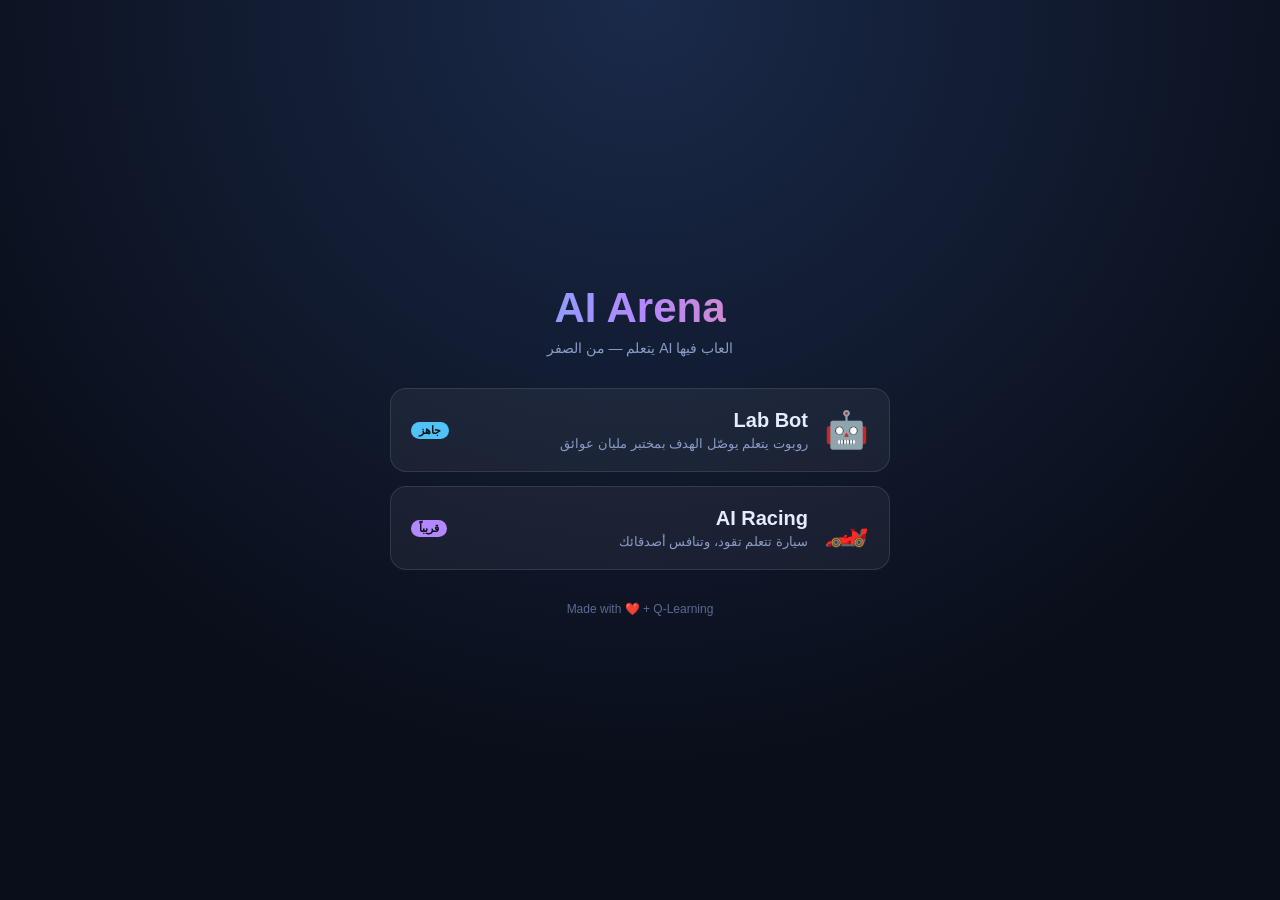
<file: index.html>
<!DOCTYPE html>
<html lang="ar" dir="rtl">
<head>
<meta charset="UTF-8">
<meta name="viewport" content="width=device-width, initial-scale=1.0">
<title>AI Arena — حلبة الذكاء</title>
<style>
  * { box-sizing: border-box; margin: 0; padding: 0; }
  body {
    font-family: 'Segoe UI', Tahoma, sans-serif;
    background: radial-gradient(circle at 50% 0%, #1a2a4a, #0a0e1a 70%);
    color: #e6ecff;
    min-height: 100vh;
    display: flex;
    align-items: center;
    justify-content: center;
    padding: 20px;
  }
  .container {
    max-width: 500px;
    width: 100%;
    text-align: center;
  }
  h1 {
    font-size: 42px;
    background: linear-gradient(90deg, #4fc3f7, #b388ff, #ff8a80);
    -webkit-background-clip: text;
    -webkit-text-fill-color: transparent;
    background-clip: text;
    margin-bottom: 8px;
  }
  .subtitle {
    color: #8a9bc7;
    margin-bottom: 32px;
    font-size: 14px;
  }
  .games {
    display: flex;
    flex-direction: column;
    gap: 14px;
  }
  .game-card {
    background: rgba(255,255,255,0.05);
    border: 1px solid rgba(255,255,255,0.1);
    border-radius: 16px;
    padding: 20px;
    text-decoration: none;
    color: #e6ecff;
    display: flex;
    align-items: center;
    gap: 16px;
    transition: transform 0.15s, background 0.2s;
  }
  .game-card:hover {
    background: rgba(255,255,255,0.1);
    transform: translateY(-2px);
  }
  .game-card:active { transform: scale(0.98); }
  .icon {
    font-size: 36px;
    flex-shrink: 0;
  }
  .info { text-align: right; flex: 1; }
  .game-card h2 {
    font-size: 20px;
    margin-bottom: 4px;
  }
  .game-card p {
    font-size: 13px;
    color: #8a9bc7;
  }
  .badge {
    font-size: 11px;
    background: #4fc3f7;
    color: #0a0e1a;
    padding: 2px 8px;
    border-radius: 99px;
    font-weight: 700;
  }
  .badge.soon {
    background: #b388ff;
  }
  footer {
    margin-top: 32px;
    font-size: 12px;
    color: #5a6a8f;
  }
</style>
</head>
<body>
<div class="container">
  <h1>AI Arena</h1>
  <p class="subtitle">العاب فيها AI يتعلم — من الصفر</p>

  <div class="games">
    <a href="lab-bot/" class="game-card">
      <div class="icon">🤖</div>
      <div class="info">
        <h2>Lab Bot</h2>
        <p>روبوت يتعلم يوصّل الهدف بمختبر مليان عوائق</p>
      </div>
      <span class="badge">جاهز</span>
    </a>

    <a href="racing/" class="game-card">
      <div class="icon">🏎️</div>
      <div class="info">
        <h2>AI Racing</h2>
        <p>سيارة تتعلم تقود، وتنافس أصدقائك</p>
      </div>
      <span class="badge soon">قريباً</span>
    </a>
  </div>

  <footer>Made with ❤️ + Q-Learning</footer>
</div>
</body>
</html>
</file>
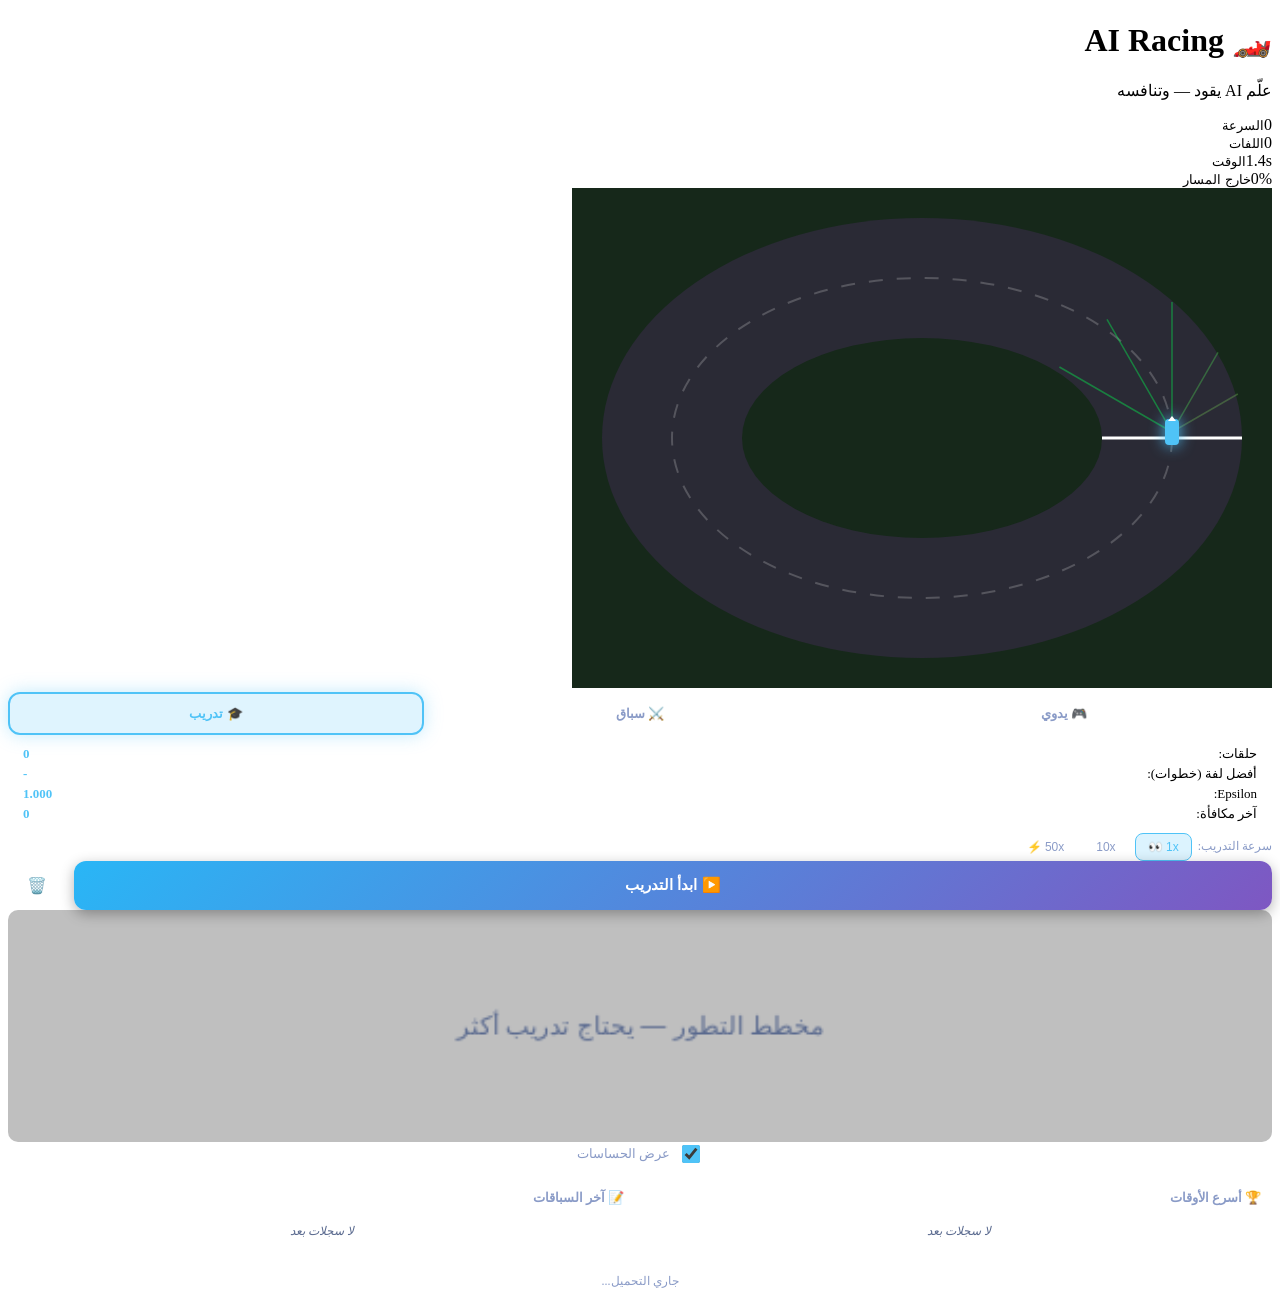
<file: racing/index.html>
<!DOCTYPE html>
<html lang="ar" dir="rtl">
<head>
<meta charset="UTF-8">
<meta name="viewport" content="width=device-width, initial-scale=1.0, user-scalable=no">
<title>AI Racing</title>
<link rel="stylesheet" href="style.css?v=5">
</head>
<body>
<div class="app">
  <header>
    <h1>🏎️ AI Racing</h1>
    <p class="sub">علّم AI يقود — وتنافسه</p>
  </header>

  <div class="stats">
    <div class="stat"><span id="speed">0</span><small>السرعة</small></div>
    <div class="stat"><span id="lap">0</span><small>اللفات</small></div>
    <div class="stat"><span id="time">0.0s</span><small>الوقت</small></div>
    <div class="stat"><span id="offtrack">0%</span><small>خارج المسار</small></div>
  </div>

  <canvas id="game" width="700" height="500"></canvas>

  <!-- الأوضاع -->
  <div class="modes">
    <button id="btnManual" class="mode">🎮 يدوي</button>
    <button id="btnRace" class="mode">⚔️ سباق</button>
    <button id="btnTrain" class="mode active">🎓 تدريب</button>
  </div>

  <!-- سباق -->
  <div id="raceInfo" class="hidden">
    <p id="raceResult" class="race-info">—</p>
    <button id="raceStartBtn" class="big-btn">🏁 ابدأ السباق</button>
  </div>

  <!-- تدريب -->
  <div id="trainPanel" class="train-panel">
    <div class="tp-row"><span>حلقات:</span><b id="trEpisodes">0</b></div>
    <div class="tp-row"><span>أفضل لفة (خطوات):</span><b id="trBestLap">-</b></div>
    <div class="tp-row"><span>Epsilon:</span><b id="trEpsilon">1.000</b></div>
    <div class="tp-row"><span>آخر مكافأة:</span><b id="trReward">0</b></div>
  </div>

  <div id="speedPanel" class="speed-panel">
    <span class="speed-label">سرعة التدريب:</span>
    <button class="speed-btn active" data-speed="1">1x 👀</button>
    <button class="speed-btn" data-speed="10">10x</button>
    <button class="speed-btn" data-speed="50">50x ⚡</button>
  </div>

  <div class="row-btns">
    <button id="btnTrainToggle" class="big-btn">▶️ ابدأ التدريب</button>
    <button id="btnResetBrain" class="small-btn">🗑️</button>
  </div>

  <!-- مخطط التطور -->
  <canvas id="chart" width="600" height="110"></canvas>

  <!-- عرض الحساسات -->
  <label class="toggle">
    <input type="checkbox" id="showSensors" checked>
    <span>عرض الحساسات</span>
  </label>

  <!-- تحكم يدوي -->
  <div id="controls" class="controls hidden">
    <div class="side">
      <button id="btnLeft" class="circle-btn">◀</button>
      <button id="btnRight" class="circle-btn">▶</button>
    </div>
    <div class="side">
      <button id="btnBrake" class="round-btn brake">BRAKE</button>
      <button id="btnGo" class="round-btn go">GO</button>
    </div>
  </div>

  <!-- الليدر بورد -->
  <div class="leaderboard">
    <div class="lb-section">
      <h3>🏆 أسرع الأوقات</h3>
      <ol id="fastestList" class="lb-list"></ol>
    </div>
    <div class="lb-section">
      <h3>📝 آخر السباقات</h3>
      <ol id="recentList" class="lb-list"></ol>
    </div>
  </div>

  <p id="status" class="status">جاري التحميل...</p>
</div>
<script src="track.js?v=5"></script>
<script src="ai.js?v=5"></script>
<script src="leaderboard.js?v=5"></script>
<script src="game.js?v=5"></script>
</body>
</html>
</file>
<file: racing/style.css>
/* ============ أوضاع ============ */
.modes {
  display: grid;
  grid-template-columns: repeat(3, 1fr);
  gap: 8px;
}
.mode {
  padding: 12px 4px;
  font-size: 13px;
  font-weight: 700;
  border-radius: 12px;
  border: 2px solid rgba(255,255,255,0.12);
  background: rgba(255,255,255,0.05);
  color: #8a9bc7;
  cursor: pointer;
  touch-action: manipulation;
  transition: all 0.15s;
}
.mode.active {
  border-color: #4fc3f7;
  background: rgba(79,195,247,0.18);
  color: #4fc3f7;
  box-shadow: 0 0 18px rgba(79,195,247,0.35);
}

.hidden { display: none !important; }

/* لوحة التدريب */
.train-panel {
  background: rgba(255,255,255,0.05);
  border: 1px solid rgba(255,255,255,0.1);
  border-radius: 12px;
  padding: 10px 14px;
  display: flex;
  flex-direction: column;
  gap: 4px;
  font-size: 13px;
}
.tp-row { display: flex; justify-content: space-between; }
.tp-row b { color: #4fc3f7; }

/* سرعة التدريب */
.speed-panel {
  display: flex;
  align-items: center;
  gap: 6px;
  font-size: 12px;
  flex-wrap: wrap;
}
.speed-label { color: #8a9bc7; }
.speed-btn {
  padding: 6px 12px;
  font-size: 12px;
  border-radius: 8px;
  border: 1px solid rgba(255,255,255,0.15);
  background: rgba(255,255,255,0.05);
  color: #8a9bc7;
  cursor: pointer;
  touch-action: manipulation;
}
.speed-btn.active {
  background: rgba(79,195,247,0.2);
  border-color: #4fc3f7;
  color: #4fc3f7;
}

/* أزرار كبيرة */
.row-btns {
  display: flex;
  gap: 8px;
}
.big-btn {
  flex: 1;
  padding: 14px;
  font-size: 15px;
  font-weight: 700;
  border-radius: 12px;
  border: none;
  background: linear-gradient(135deg, #29b6f6, #7e57c2);
  color: #fff;
  cursor: pointer;
  touch-action: manipulation;
  box-shadow: 0 4px 14px rgba(0,0,0,0.3);
}
.big-btn:active { transform: scale(0.97); }
.small-btn {
  padding: 14px 18px;
  font-size: 16px;
  border-radius: 12px;
  border: 1px solid rgba(255,255,255,0.15);
  background: rgba(255,255,255,0.05);
  color: #8a9bc7;
  cursor: pointer;
  touch-action: manipulation;
}

/* المخطط */
#chart {
  width: 100%;
  height: auto;
  border-radius: 10px;
  display: block;
}

/* toggle */
.toggle {
  display: flex;
  align-items: center;
  justify-content: center;
  gap: 8px;
  font-size: 13px;
  color: #8a9bc7;
  cursor: pointer;
}
.toggle input { width: 18px; height: 18px; accent-color: #4fc3f7; }

/* معلومات السباق */
.race-info {
  text-align: center;
  font-size: 14px;
  color: #4fc3f7;
  min-height: 20px;
  padding: 4px;
}

/* الليدر بورد */
.leaderboard {
  display: grid;
  grid-template-columns: 1fr 1fr;
  gap: 10px;
}
.lb-section {
  background: rgba(255,255,255,0.04);
  border: 1px solid rgba(255,255,255,0.1);
  border-radius: 12px;
  padding: 10px;
}
.lb-section h3 {
  font-size: 13px;
  color: #8a9bc7;
  margin-bottom: 6px;
  font-weight: 600;
}
.lb-list {
  list-style: none;
  padding: 0;
  margin: 0;
  font-size: 12px;
}
.lb-list li {
  display: flex;
  align-items: center;
  gap: 6px;
  padding: 4px 0;
  border-bottom: 1px dashed rgba(255,255,255,0.06);
}
.lb-list li:last-child { border-bottom: none; }
.lb-list li.empty {
  color: #5a6a8f;
  font-style: italic;
  justify-content: center;
  padding: 12px 0;
}
.lb-list .rank {
  width: 18px;
  color: #4fc3f7;
  font-weight: 700;
}
.lb-list .who { flex: 1; color: #c6d3ec; }
.lb-list .t {
  color: #4fc3f7;
  font-weight: 700;
  font-variant-numeric: tabular-nums;
}
.lb-list li.ai .who { color: #ff8a80; }
.lb-list li.ai .t { color: #ff8a80; }

.status {
  text-align: center;
  font-size: 12px;
  color: #8a9bc7;
  min-height: 18px;
}
</file>
